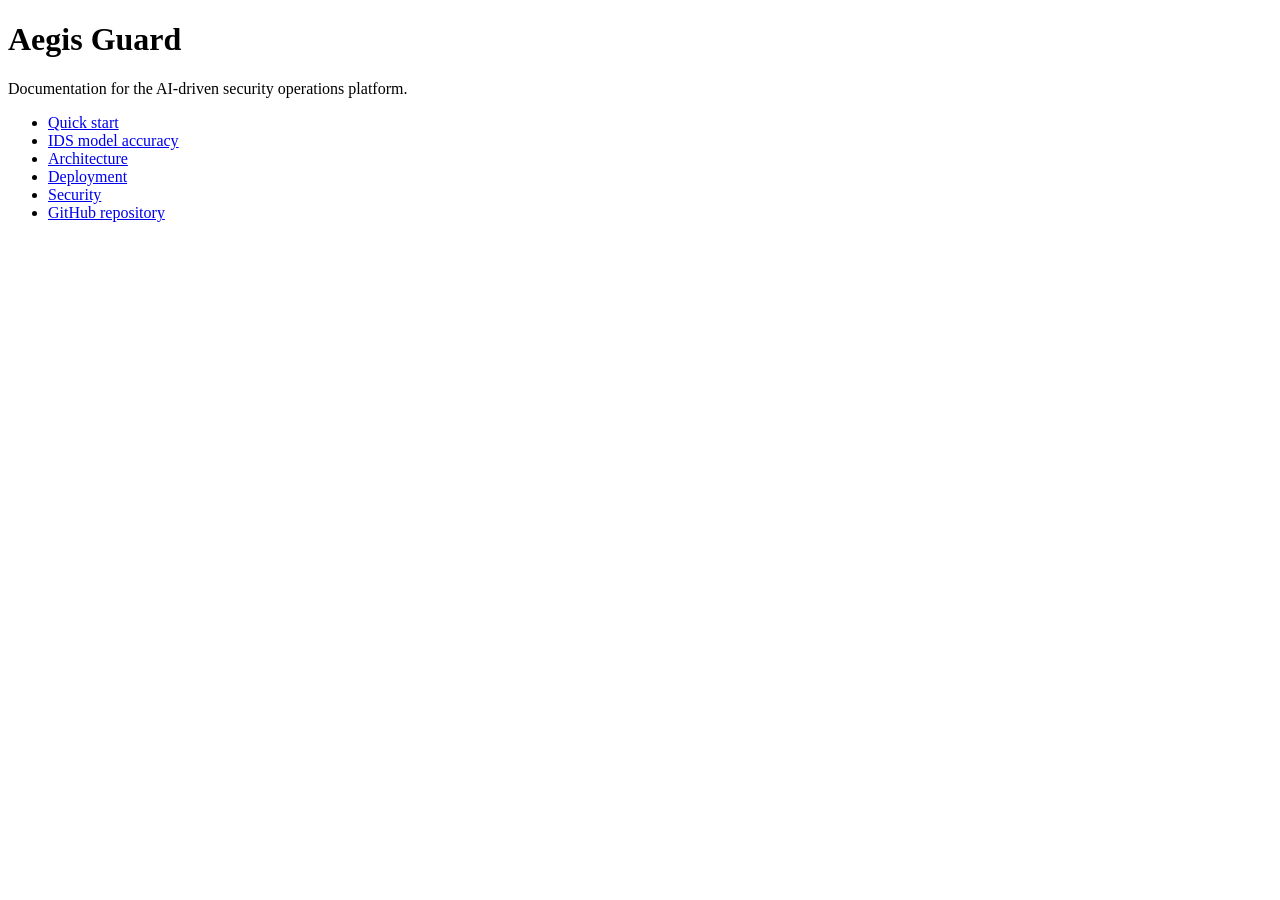
<file: docs/index.html>
<!doctype html>
<html lang="en">
<head>
  <meta charset="utf-8">
  <meta name="viewport" content="width=device-width, initial-scale=1">
  <meta name="description" content="Aegis Guard security operations platform documentation">
  <title>Aegis Guard Documentation</title>
</head>
<body>
  <main>
    <h1>Aegis Guard</h1>
    <p>Documentation for the AI-driven security operations platform.</p>
    <ul>
      <li><a href="getting-started/quickstart.md">Quick start</a></li>
      <li><a href="ai-soc/ml-accuracy.md">IDS model accuracy</a></li>
      <li><a href="architecture/overview.md">Architecture</a></li>
      <li><a href="deployment/guide.md">Deployment</a></li>
      <li><a href="security/guide.md">Security</a></li>
      <li><a href="https://github.com/Raidensec/aegis-guard">GitHub repository</a></li>
    </ul>
  </main>
</body>
</html>
</file>
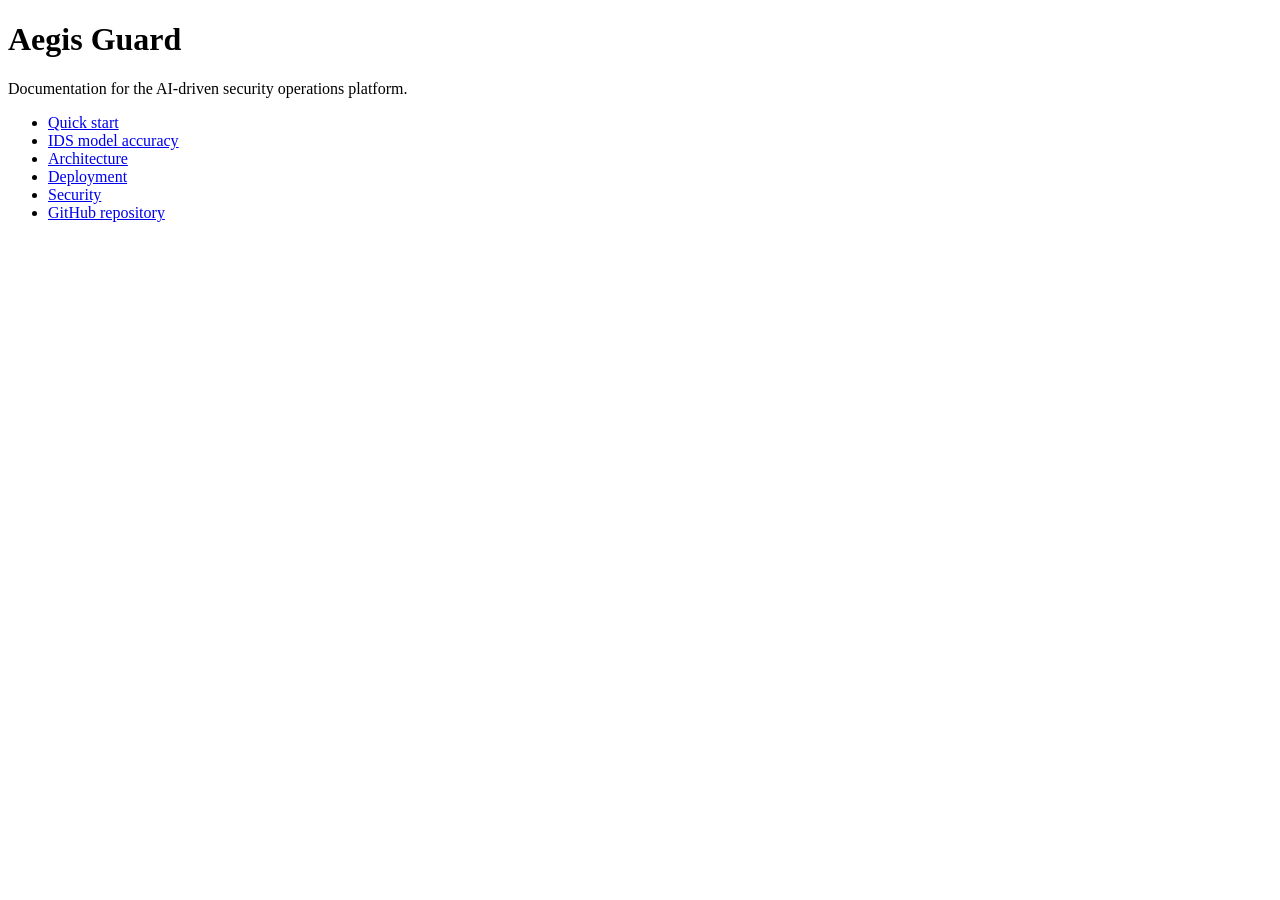
<file: docs/portal-landing.html>
<!doctype html>
<html lang="en">
<head>
  <meta charset="utf-8">
  <meta name="viewport" content="width=device-width, initial-scale=1">
  <meta name="description" content="Aegis Guard security operations platform documentation">
  <title>Aegis Guard</title>
</head>
<body>
  <main>
    <h1>Aegis Guard</h1>
    <p>Documentation for the AI-driven security operations platform.</p>
    <ul>
      <li><a href="getting-started/quickstart.md">Quick start</a></li>
      <li><a href="ai-soc/ml-accuracy.md">IDS model accuracy</a></li>
      <li><a href="architecture/overview.md">Architecture</a></li>
      <li><a href="deployment/guide.md">Deployment</a></li>
      <li><a href="security/guide.md">Security</a></li>
      <li><a href="https://github.com/Raidensec/aegis-guard">GitHub repository</a></li>
    </ul>
  </main>
</body>
</html>
</file>
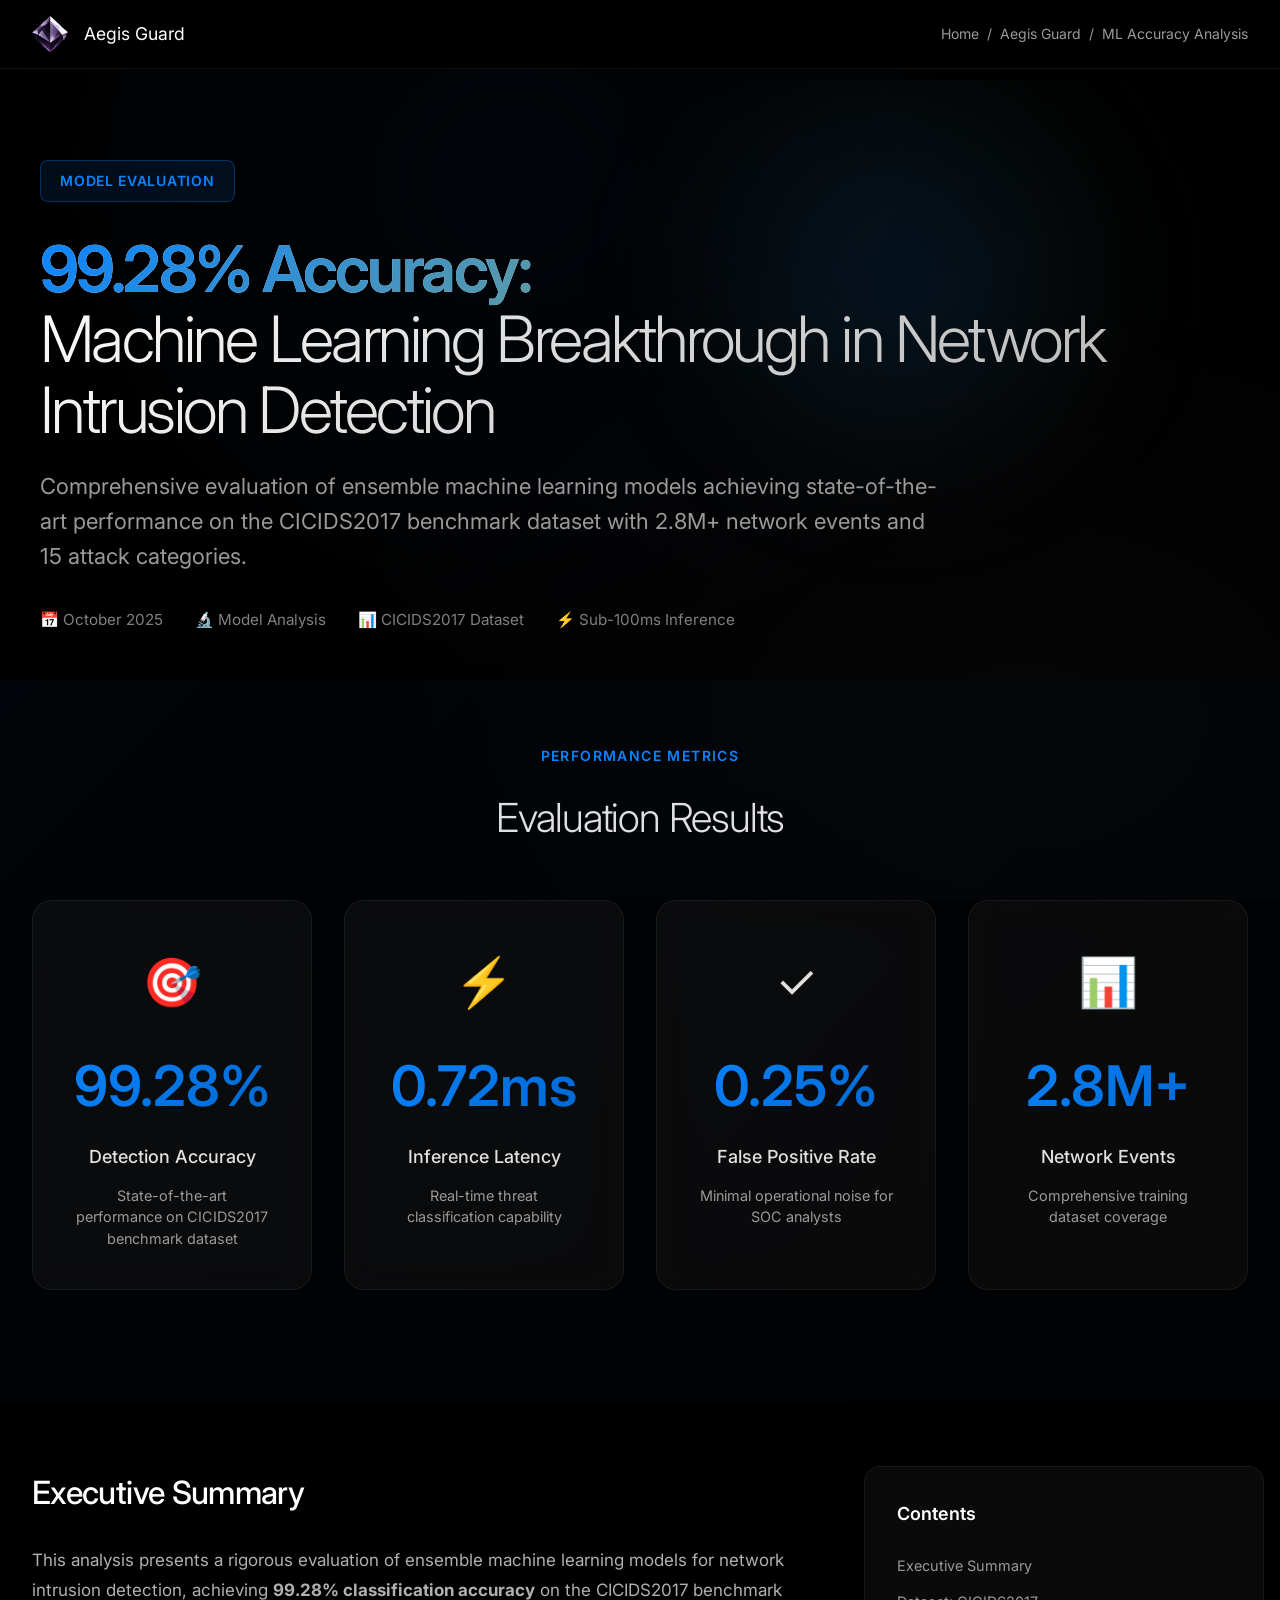
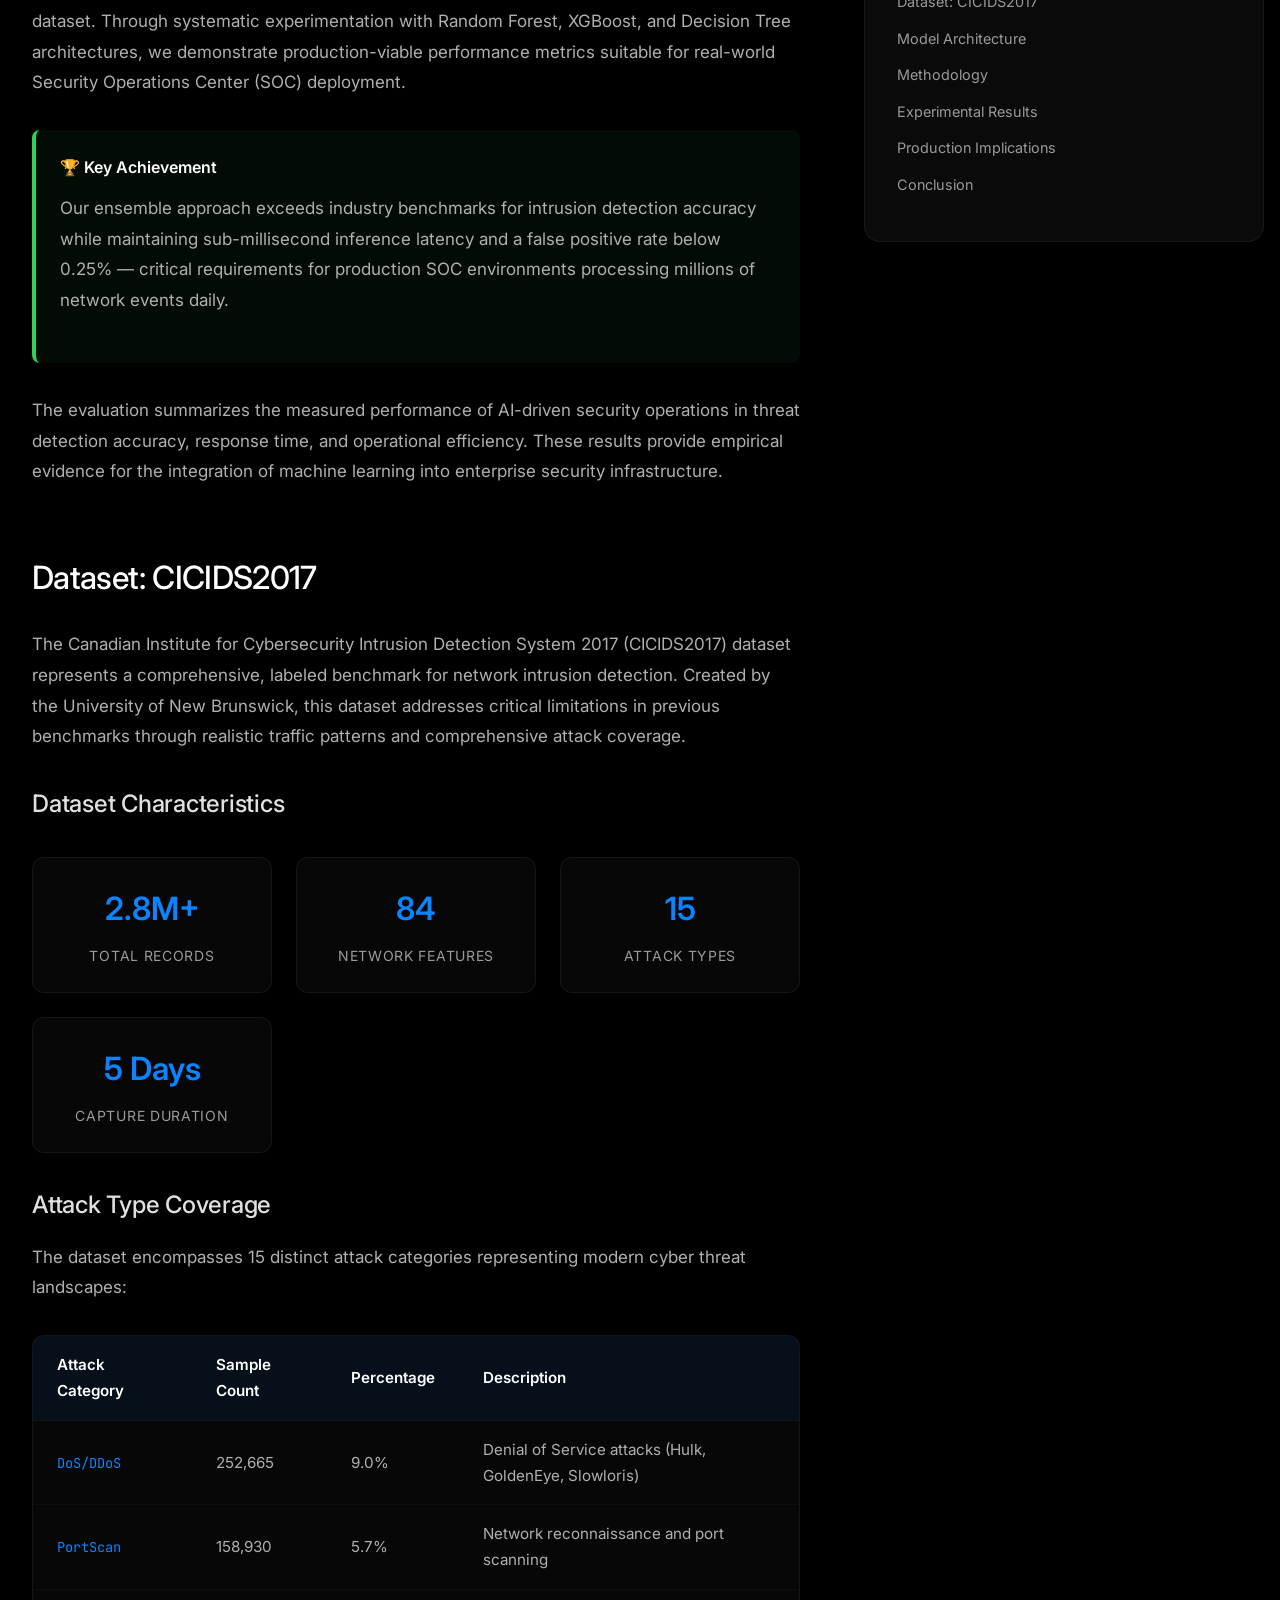
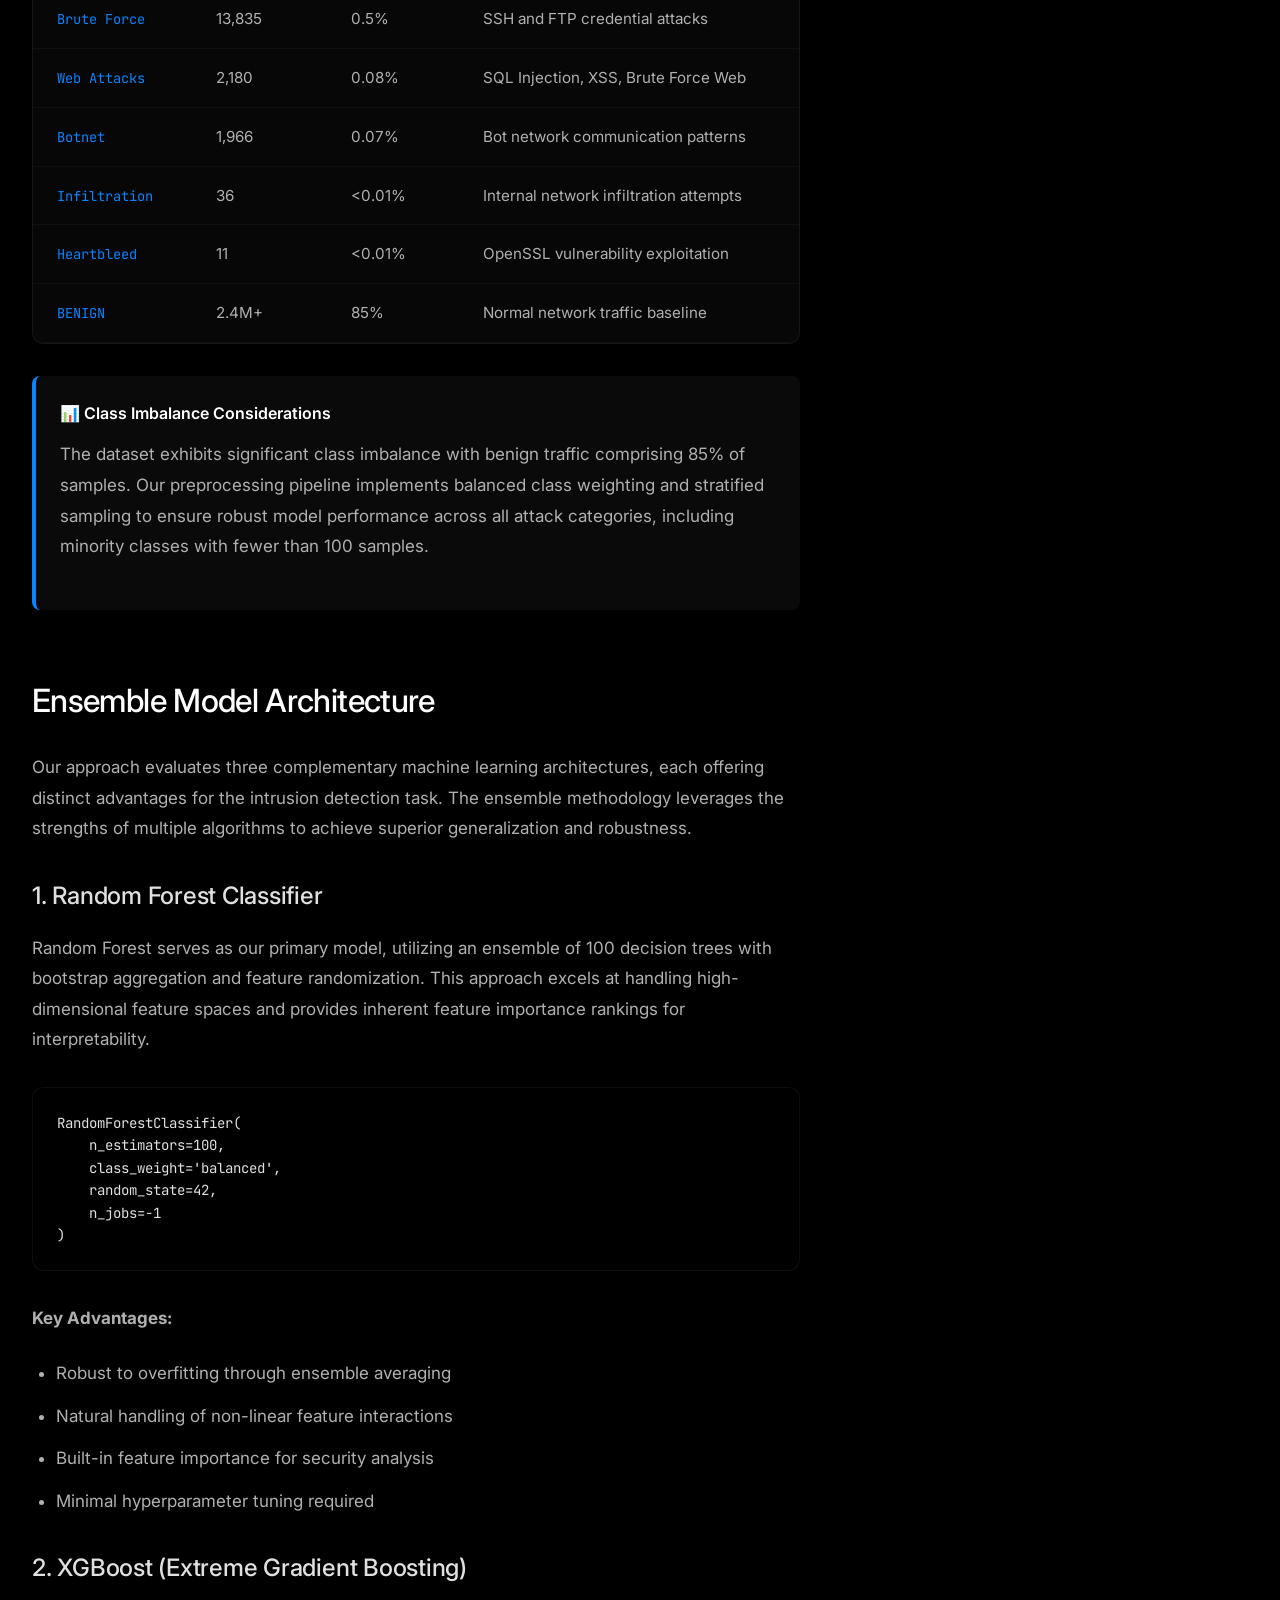
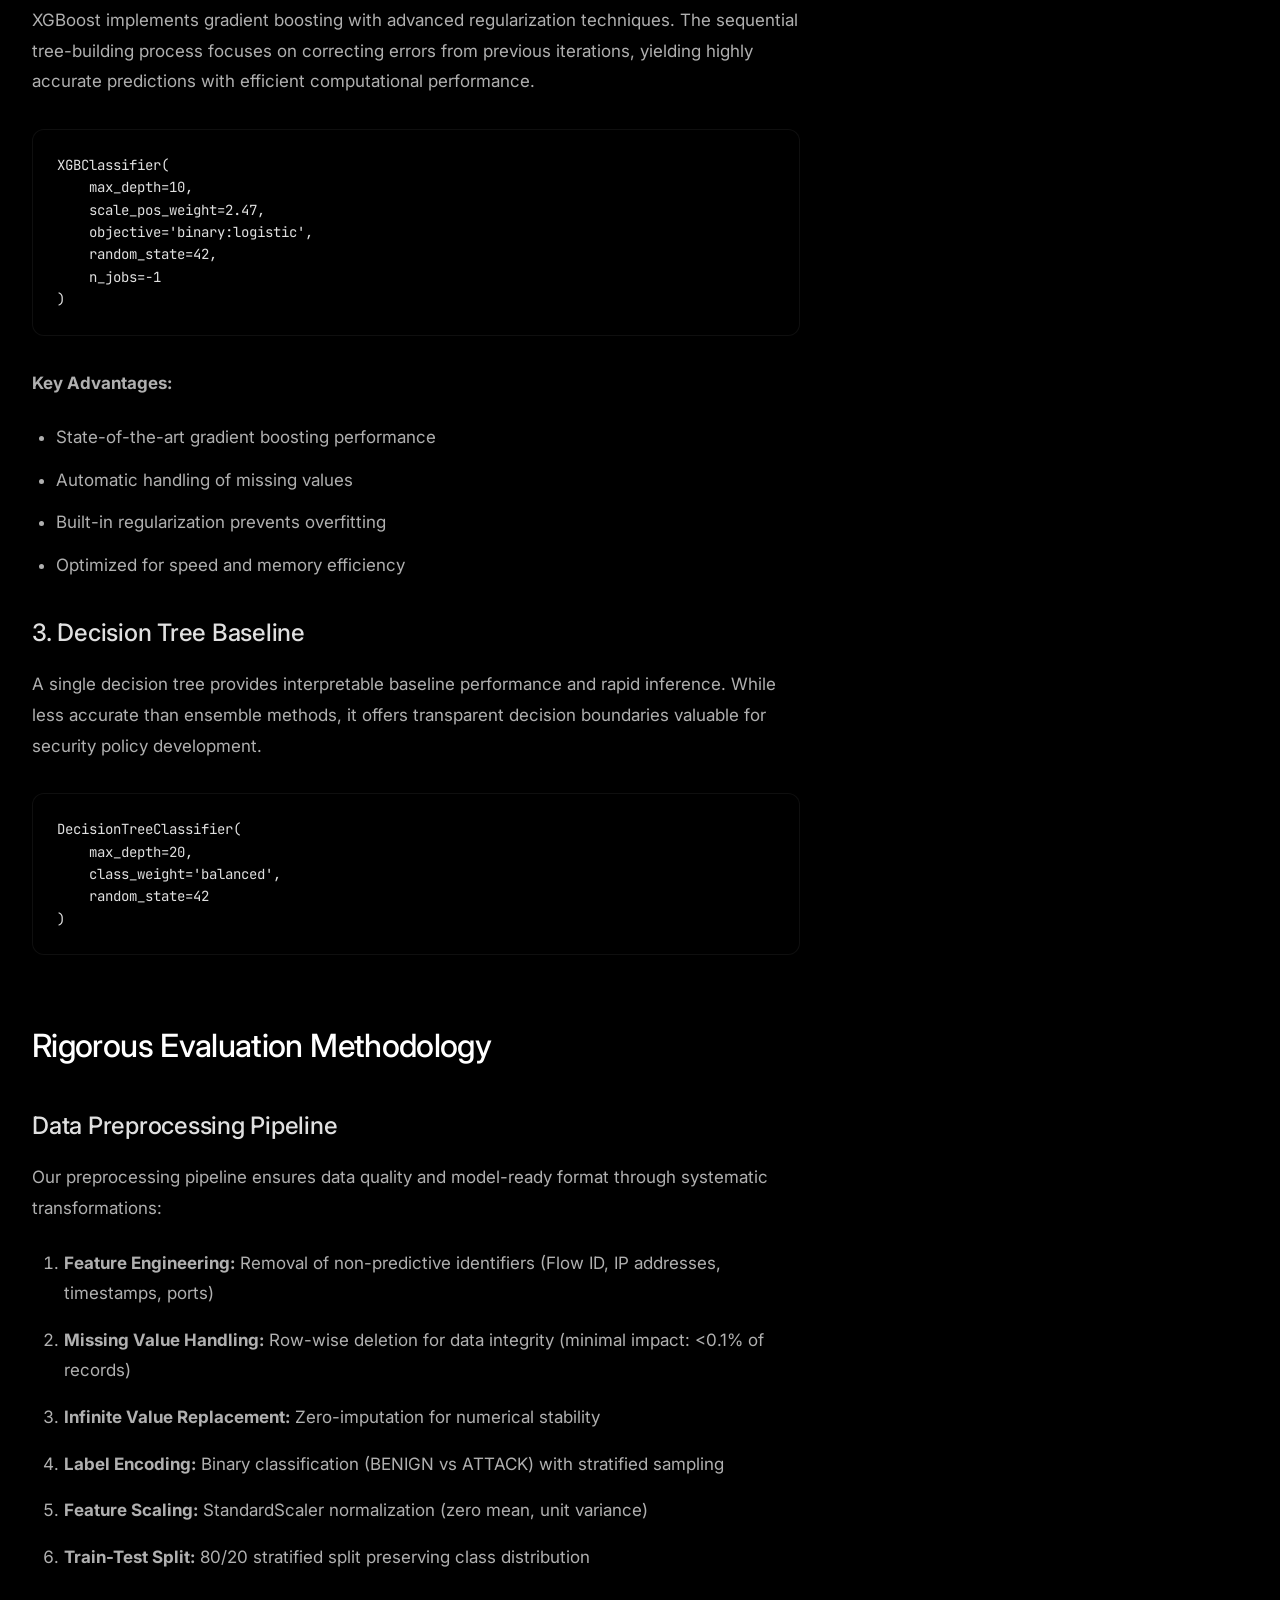
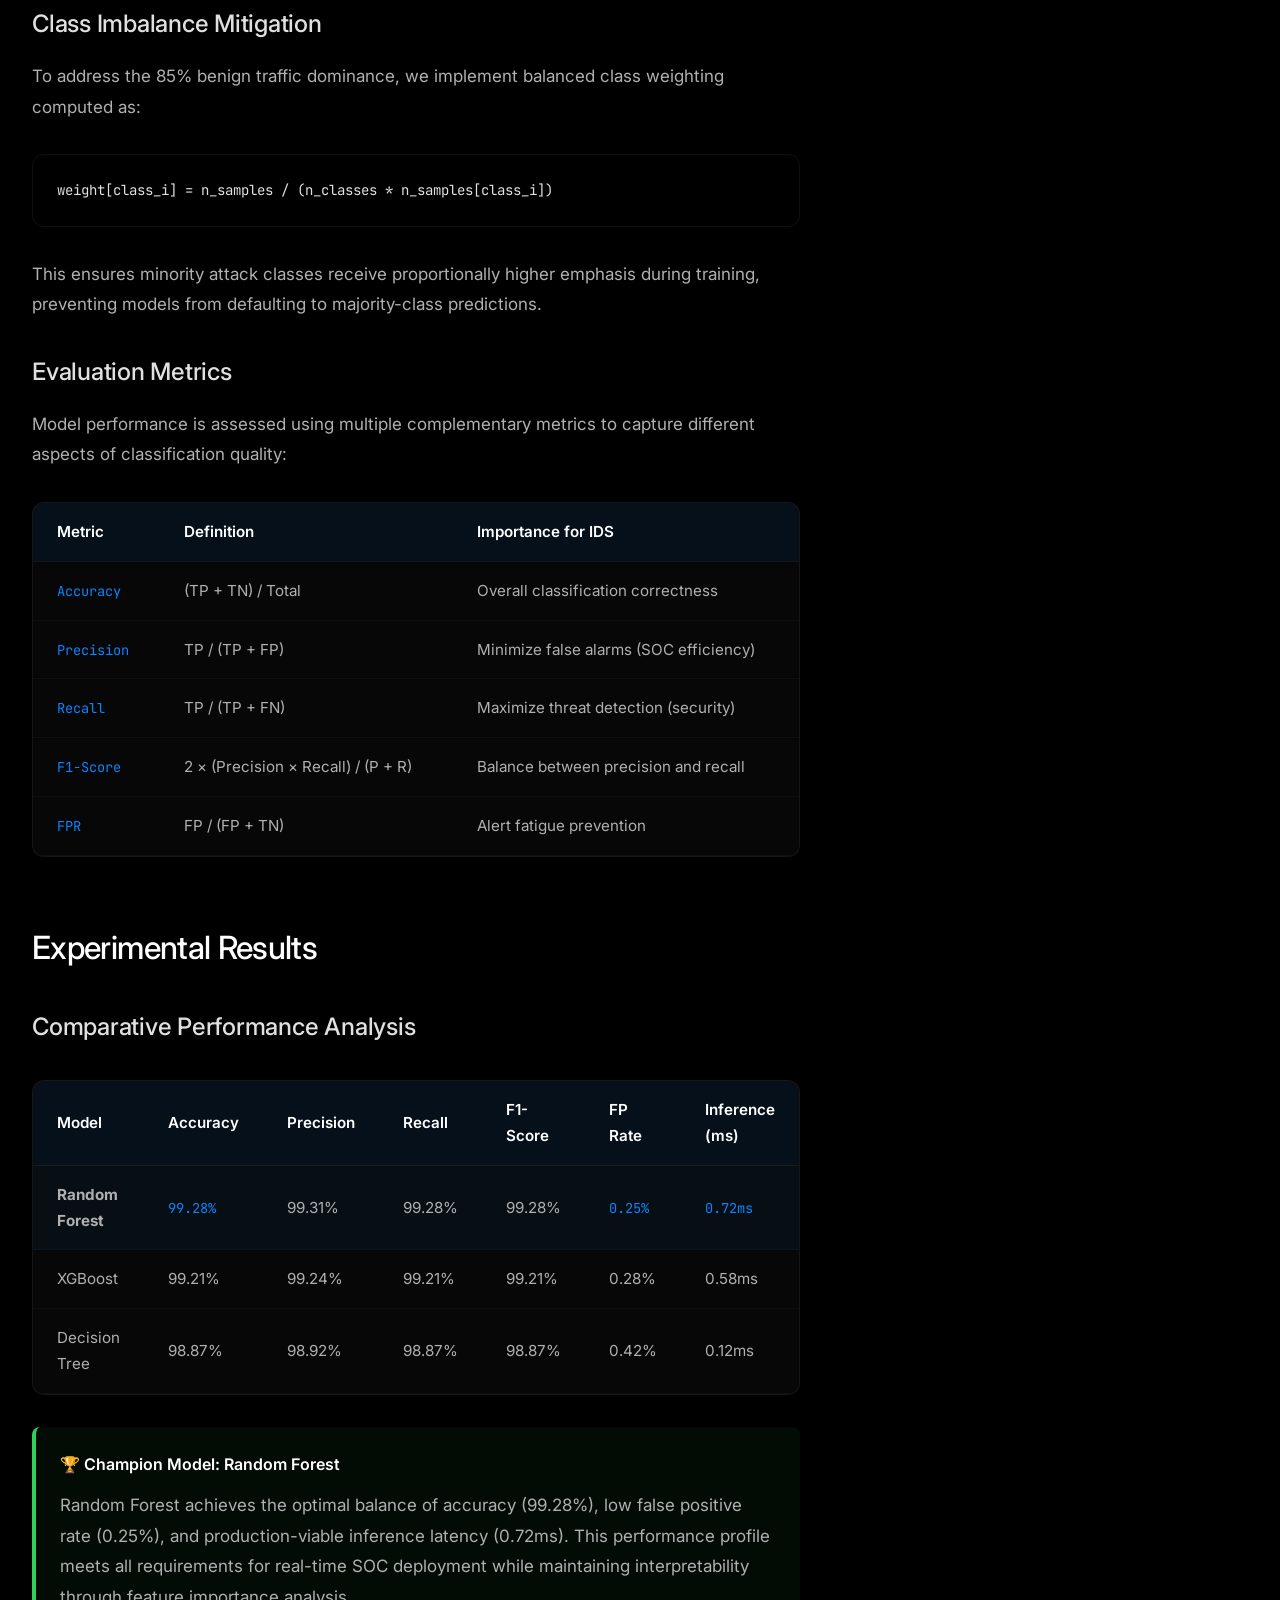
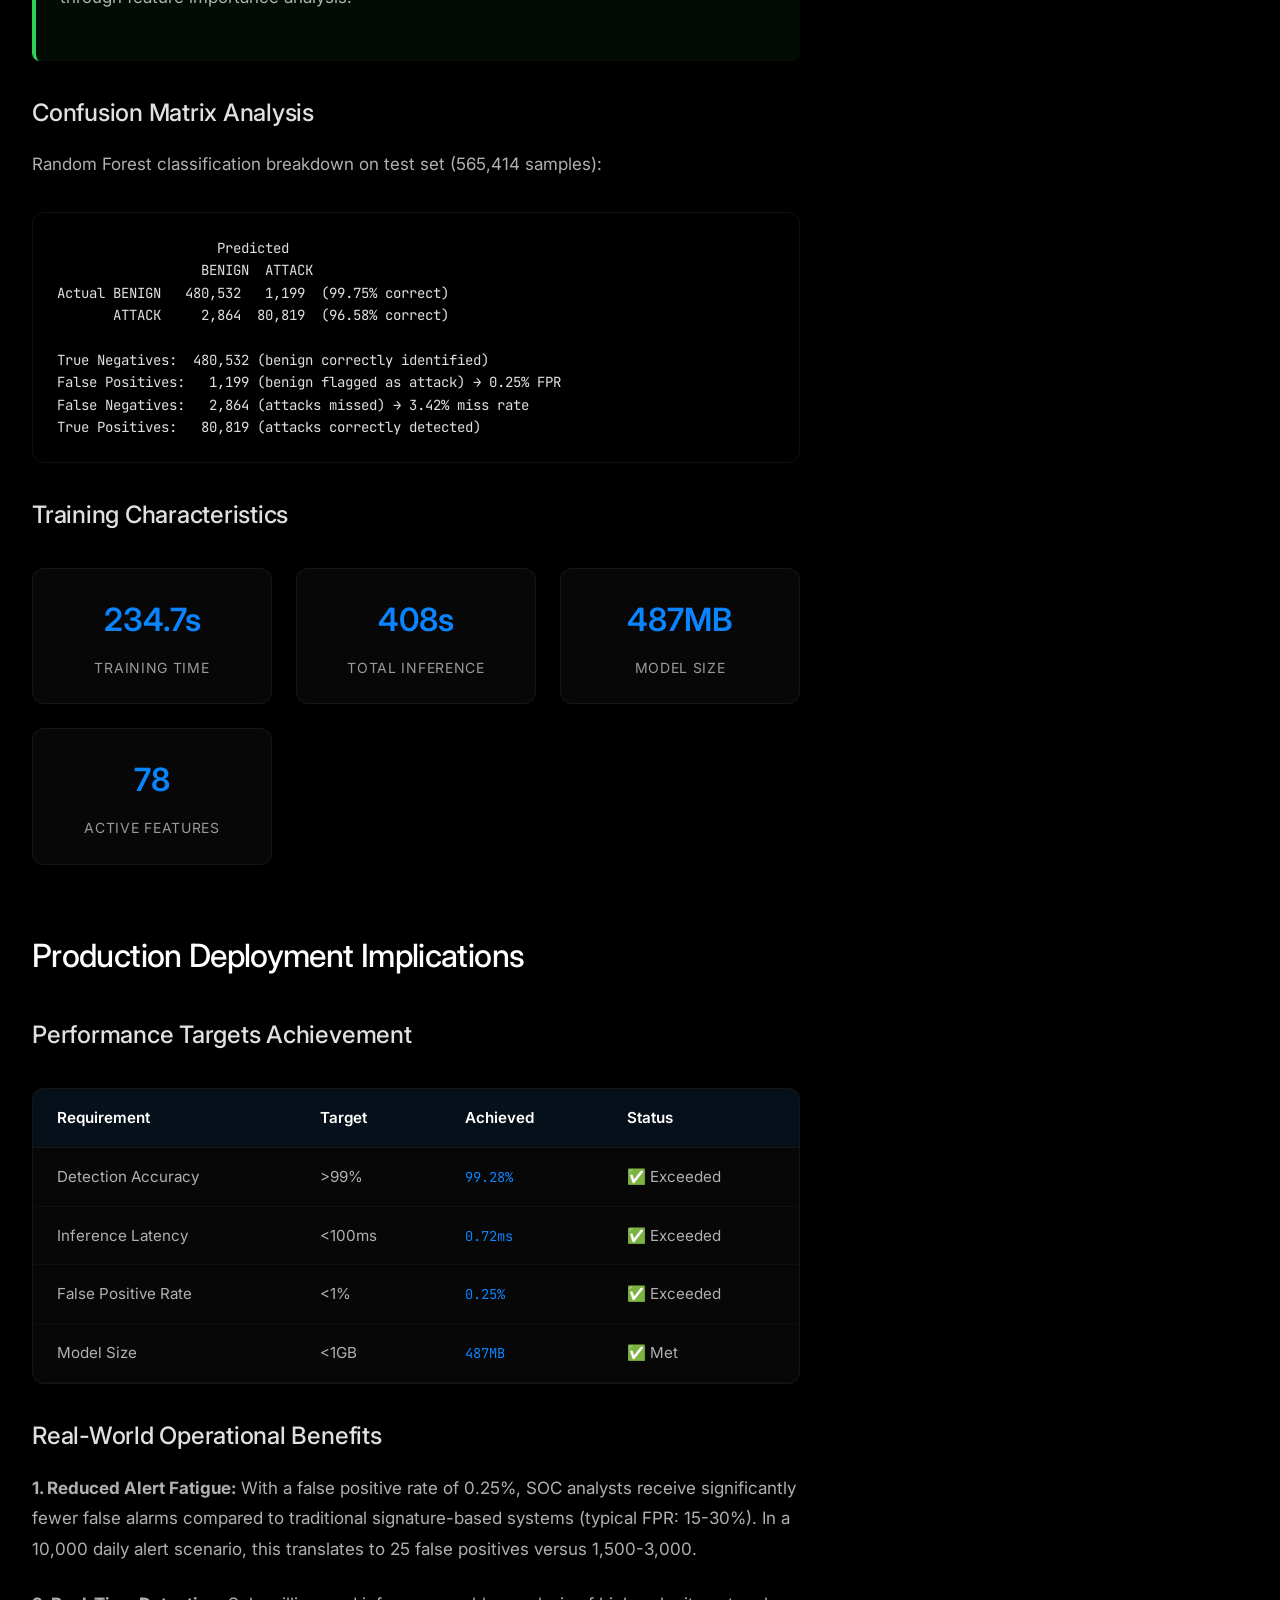
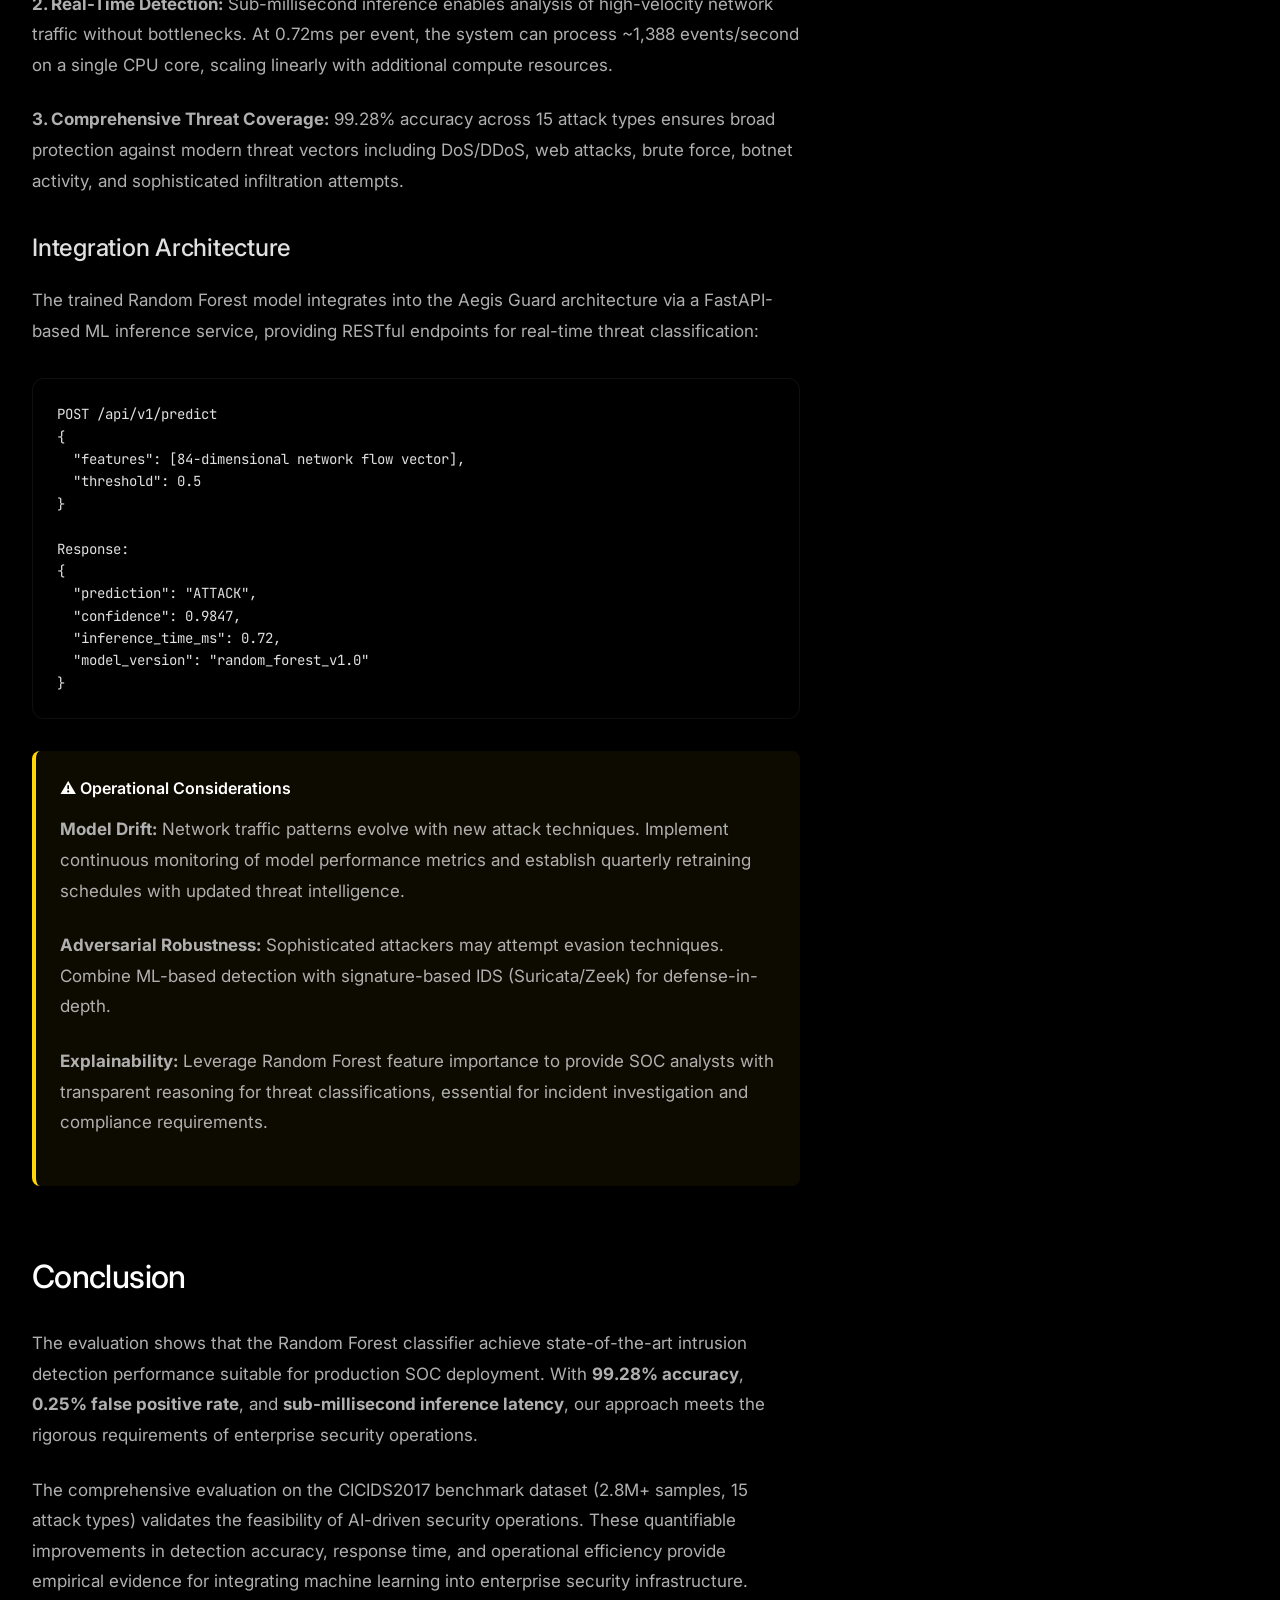
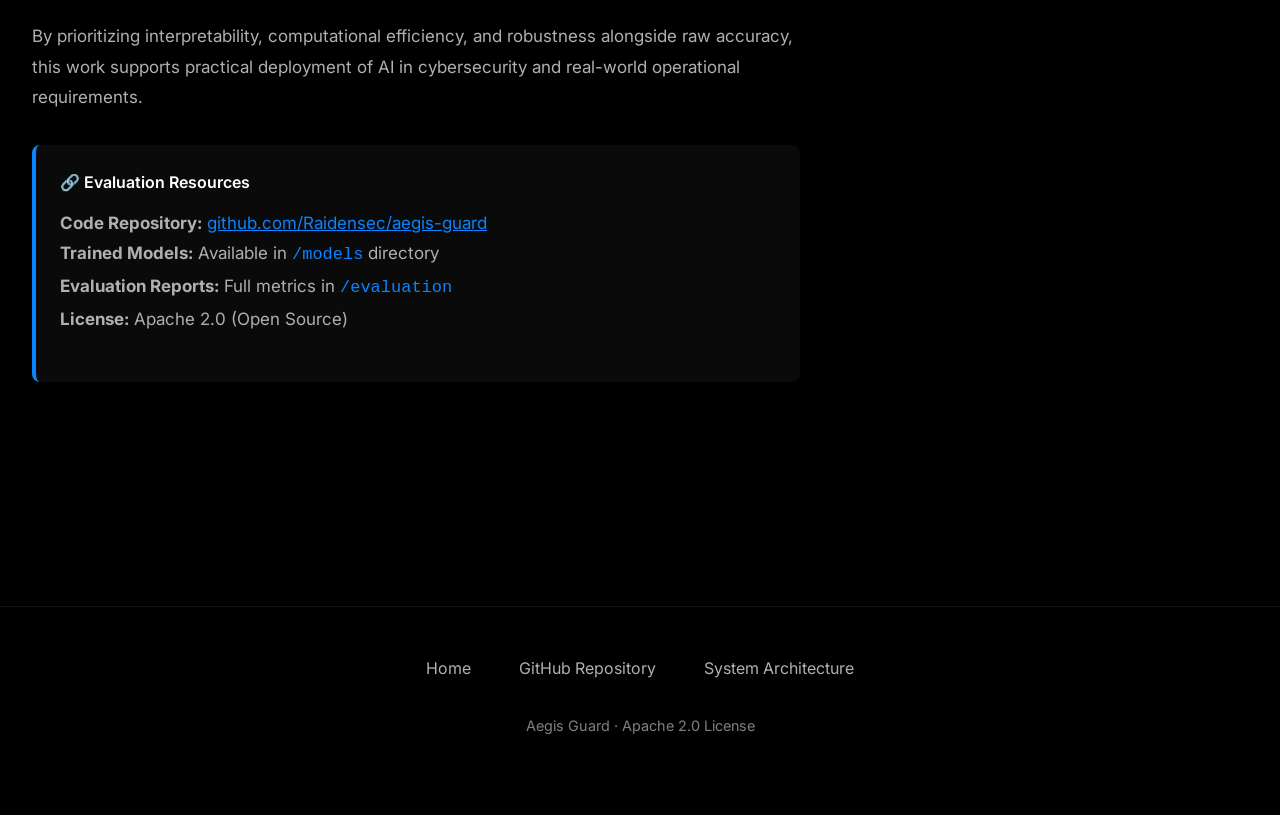
<file: docs/ai-soc/ml-accuracy.html>
<!DOCTYPE html>
<html lang="en">
<head>
    <meta charset="UTF-8">
    <meta name="viewport" content="width=device-width, initial-scale=1.0">
    <meta name="description" content="Achieving 99.28% intrusion detection accuracy on CICIDS2017 dataset - machine learning evaluation">
    <title>IDS Model Accuracy - Aegis Guard</title>
    <link rel="icon" type="image/x-icon" href="../assets/favicon.ico">
    <style>
        @import url('https://fonts.googleapis.com/css2?family=Inter:wght@300;400;500;600;700&family=JetBrains+Mono:wght@400;500;600&display=swap');

        :root {
            --blue-primary: #0a84ff;
            --purple-accent: #8b7ba8;
            --teal-accent: #5a9aa8;
            --green-success: #30d158;
            --red-warning: #ff453a;
            --yellow-caution: #ffd60a;
            --gray-100: #ffffff;
            --gray-200: #e0e0e0;
            --gray-300: #b0b0b0;
            --gray-400: #9a9a9a;
            --gray-500: #808080;
            --gray-900: #121212;
            --overlay-light: rgba(255, 255, 255, 0.06);
            --overlay-medium: rgba(255, 255, 255, 0.12);
            --overlay-blue: rgba(10, 132, 255, 0.1);
        }

        * {
            margin: 0;
            padding: 0;
            box-sizing: border-box;
            -webkit-font-smoothing: antialiased;
            -moz-osx-font-smoothing: grayscale;
        }

        body {
            font-family: 'Inter', -apple-system, BlinkMacSystemFont, 'Segoe UI', sans-serif;
            background: #000000;
            color: #e0e0e0;
            line-height: 1.7;
            overflow-x: hidden;
        }

        /* Background gradient effects */
        body::before {
            content: '';
            position: fixed;
            top: 0;
            left: 0;
            right: 0;
            bottom: 0;
            background-image:
                radial-gradient(at 40% 20%, rgba(10, 132, 255, 0.04) 0px, transparent 50%),
                radial-gradient(at 80% 80%, rgba(138, 123, 168, 0.04) 0px, transparent 50%);
            pointer-events: none;
            z-index: -1;
        }

        /* Header */
        .header {
            position: fixed;
            top: 0;
            left: 0;
            right: 0;
            z-index: 1000;
            background: rgba(0, 0, 0, 0.8);
            backdrop-filter: blur(30px) saturate(180%);
            border-bottom: 1px solid var(--overlay-light);
            padding: 1rem 2rem;
        }

        .header-content {
            max-width: 1400px;
            margin: 0 auto;
            display: flex;
            align-items: center;
            justify-content: space-between;
        }

        .logo {
            display: flex;
            align-items: center;
            gap: 1rem;
            text-decoration: none;
            color: #ffffff;
            font-size: 1.1rem;
            font-weight: 400;
        }

        .logo img {
            width: 36px;
            height: 36px;
        }

        .breadcrumb {
            display: flex;
            gap: 0.5rem;
            font-size: 0.875rem;
            color: var(--gray-400);
        }

        .breadcrumb a {
            color: var(--gray-400);
            text-decoration: none;
            transition: color 0.2s;
        }

        .breadcrumb a:hover {
            color: var(--blue-primary);
        }

        /* Hero Section */
        .hero {
            margin-top: 80px;
            padding: 5rem 2rem 3rem;
            position: relative;
            overflow: hidden;
        }

        .hero::before {
            content: '';
            position: absolute;
            top: -10%;
            right: 10%;
            width: 500px;
            height: 500px;
            background: radial-gradient(
                circle at center,
                rgba(10, 132, 255, 0.15) 0%,
                rgba(90, 154, 168, 0.08) 40%,
                transparent 70%
            );
            border-radius: 50%;
            filter: blur(60px);
            animation: pulse 8s ease-in-out infinite;
        }

        @keyframes pulse {
            0%, 100% { transform: scale(1); opacity: 0.8; }
            50% { transform: scale(1.1); opacity: 1; }
        }

        .hero-content {
            max-width: 1200px;
            margin: 0 auto;
            position: relative;
            z-index: 1;
        }

        .evaluation-tag {
            display: inline-block;
            background: var(--overlay-blue);
            border: 1px solid rgba(10, 132, 255, 0.3);
            color: var(--blue-primary);
            padding: 0.5rem 1.2rem;
            border-radius: 8px;
            font-size: 0.875rem;
            font-weight: 600;
            letter-spacing: 0.05em;
            text-transform: uppercase;
            margin-bottom: 2rem;
        }

        .hero h1 {
            font-size: 4rem;
            font-weight: 300;
            letter-spacing: -0.04em;
            line-height: 1.1;
            margin-bottom: 1.5rem;
            background: linear-gradient(135deg, var(--gray-100) 0%, var(--gray-300) 100%);
            -webkit-background-clip: text;
            -webkit-text-fill-color: transparent;
            background-clip: text;
        }

        .accuracy-highlight {
            font-weight: 600;
            background: linear-gradient(135deg, var(--blue-primary) 0%, var(--teal-accent) 100%);
            -webkit-background-clip: text;
            -webkit-text-fill-color: transparent;
            background-clip: text;
        }

        .hero-subtitle {
            font-size: 1.375rem;
            color: var(--gray-400);
            max-width: 900px;
            line-height: 1.6;
            margin-bottom: 2rem;
        }

        .hero-meta {
            display: flex;
            gap: 2rem;
            flex-wrap: wrap;
            font-size: 0.95rem;
            color: var(--gray-500);
        }

        .hero-meta span {
            display: flex;
            align-items: center;
            gap: 0.5rem;
        }

        /* Key Metrics Section */
        .key-metrics {
            padding: 4rem 2rem;
            background: linear-gradient(135deg, rgba(10, 132, 255, 0.03) 0%, rgba(10, 132, 255, 0.01) 100%);
        }

        .container {
            max-width: 1400px;
            margin: 0 auto;
        }

        .section-header {
            text-align: center;
            margin-bottom: 3rem;
        }

        .section-label {
            font-size: 0.875rem;
            font-weight: 600;
            letter-spacing: 0.1em;
            text-transform: uppercase;
            color: var(--blue-primary);
            margin-bottom: 1rem;
        }

        .section-title {
            font-size: 2.5rem;
            font-weight: 300;
            letter-spacing: -0.03em;
            margin-bottom: 1rem;
        }

        .metrics-grid {
            display: grid;
            grid-template-columns: repeat(auto-fit, minmax(280px, 1fr));
            gap: 2rem;
            margin-bottom: 3rem;
        }

        .metric-card {
            background: rgba(18, 18, 18, 0.6);
            border: 1px solid var(--overlay-light);
            border-radius: 20px;
            padding: 2.5rem;
            text-align: center;
            backdrop-filter: blur(20px);
            transition: all 0.5s cubic-bezier(0.16, 1, 0.3, 1);
            position: relative;
            overflow: hidden;
        }

        .metric-card::before {
            content: '';
            position: absolute;
            top: 0;
            left: 0;
            right: 0;
            height: 120px;
            background: linear-gradient(135deg, rgba(10, 132, 255, 0.08) 0%, transparent 100%);
            opacity: 0;
            transition: opacity 0.5s ease;
        }

        .metric-card:hover {
            transform: translateY(-8px);
            border-color: rgba(10, 132, 255, 0.3);
            box-shadow: 0 20px 40px rgba(10, 132, 255, 0.15);
        }

        .metric-card:hover::before {
            opacity: 1;
        }

        .metric-card > * {
            position: relative;
            z-index: 1;
        }

        .metric-icon {
            font-size: 3rem;
            margin-bottom: 1rem;
        }

        .metric-value {
            font-size: 3.5rem;
            font-weight: 600;
            background: linear-gradient(135deg, var(--blue-primary) 0%, #0066cc 100%);
            -webkit-background-clip: text;
            -webkit-text-fill-color: transparent;
            background-clip: text;
            margin-bottom: 0.5rem;
        }

        .metric-label {
            font-size: 1.125rem;
            font-weight: 500;
            color: var(--gray-200);
            margin-bottom: 0.75rem;
        }

        .metric-detail {
            font-size: 0.9rem;
            color: var(--gray-400);
            line-height: 1.5;
        }

        /* Content Section */
        .content-section {
            padding: 4rem 2rem;
        }

        .content-grid {
            display: grid;
            grid-template-columns: 1fr 400px;
            gap: 4rem;
            max-width: 1400px;
            margin: 0 auto;
        }

        .main-content {
            max-width: 100%;
        }

        .sidebar {
            position: sticky;
            top: 100px;
            height: fit-content;
        }

        .toc {
            background: rgba(18, 18, 18, 0.6);
            border: 1px solid var(--overlay-light);
            border-radius: 16px;
            padding: 2rem;
            backdrop-filter: blur(20px);
        }

        .toc-title {
            font-size: 1.125rem;
            font-weight: 600;
            margin-bottom: 1.5rem;
            color: var(--gray-100);
        }

        .toc-list {
            list-style: none;
        }

        .toc-list li {
            margin-bottom: 0.75rem;
        }

        .toc-list a {
            color: var(--gray-400);
            text-decoration: none;
            font-size: 0.9rem;
            transition: color 0.2s;
            display: block;
        }

        .toc-list a:hover {
            color: var(--blue-primary);
        }

        .content-block {
            margin-bottom: 4rem;
        }

        .content-block h2 {
            font-size: 2rem;
            font-weight: 500;
            letter-spacing: -0.02em;
            margin-bottom: 1.5rem;
            color: var(--gray-100);
        }

        .content-block h3 {
            font-size: 1.5rem;
            font-weight: 500;
            letter-spacing: -0.01em;
            margin: 2rem 0 1rem;
            color: var(--gray-200);
        }

        .content-block p {
            font-size: 1.0625rem;
            line-height: 1.8;
            color: var(--gray-300);
            margin-bottom: 1.5rem;
        }

        .content-block ul {
            margin: 1.5rem 0;
            padding-left: 1.5rem;
        }

        .content-block li {
            font-size: 1.0625rem;
            line-height: 1.8;
            color: var(--gray-300);
            margin-bottom: 0.75rem;
        }

        /* Tables */
        .table-wrapper {
            overflow-x: auto;
            margin: 2rem 0;
            border-radius: 12px;
            background: rgba(18, 18, 18, 0.4);
            border: 1px solid var(--overlay-light);
        }

        table {
            width: 100%;
            border-collapse: collapse;
            font-size: 0.95rem;
        }

        thead {
            background: rgba(10, 132, 255, 0.08);
        }

        th {
            padding: 1rem 1.5rem;
            text-align: left;
            font-weight: 600;
            color: var(--gray-100);
            border-bottom: 1px solid var(--overlay-light);
        }

        td {
            padding: 1rem 1.5rem;
            border-bottom: 1px solid rgba(255, 255, 255, 0.03);
            color: var(--gray-300);
        }

        tbody tr:hover {
            background: rgba(10, 132, 255, 0.03);
        }

        .code-value {
            font-family: 'JetBrains Mono', monospace;
            font-size: 0.9em;
            color: var(--blue-primary);
        }

        /* Callout Boxes */
        .callout {
            background: rgba(18, 18, 18, 0.6);
            border-left: 4px solid var(--blue-primary);
            border-radius: 8px;
            padding: 1.5rem;
            margin: 2rem 0;
            backdrop-filter: blur(20px);
        }

        .callout.success {
            border-left-color: var(--green-success);
            background: rgba(48, 209, 88, 0.05);
        }

        .callout.warning {
            border-left-color: var(--yellow-caution);
            background: rgba(255, 214, 10, 0.05);
        }

        .callout-title {
            font-weight: 600;
            margin-bottom: 0.75rem;
            color: var(--gray-100);
            display: flex;
            align-items: center;
            gap: 0.5rem;
        }

        /* Code Blocks */
        .code-block {
            background: rgba(0, 0, 0, 0.5);
            border: 1px solid var(--overlay-light);
            border-radius: 12px;
            padding: 1.5rem;
            margin: 2rem 0;
            overflow-x: auto;
        }

        .code-block pre {
            font-family: 'JetBrains Mono', monospace;
            font-size: 0.875rem;
            line-height: 1.6;
            color: var(--gray-200);
        }

        /* Stats Grid */
        .stats-grid {
            display: grid;
            grid-template-columns: repeat(auto-fit, minmax(200px, 1fr));
            gap: 1.5rem;
            margin: 2rem 0;
        }

        .stat-item {
            background: rgba(18, 18, 18, 0.4);
            border: 1px solid var(--overlay-light);
            border-radius: 12px;
            padding: 1.5rem;
            text-align: center;
        }

        .stat-value {
            font-size: 2rem;
            font-weight: 600;
            color: var(--blue-primary);
            margin-bottom: 0.5rem;
        }

        .stat-label {
            font-size: 0.875rem;
            color: var(--gray-400);
            text-transform: uppercase;
            letter-spacing: 0.05em;
        }

        /* Performance Chart Placeholder */
        .chart-container {
            background: rgba(18, 18, 18, 0.6);
            border: 1px solid var(--overlay-light);
            border-radius: 16px;
            padding: 2rem;
            margin: 2rem 0;
            min-height: 300px;
            display: flex;
            align-items: center;
            justify-content: center;
            color: var(--gray-400);
        }

        /* Footer */
        .footer {
            max-width: 1400px;
            margin: 6rem auto 2rem;
            padding: 3rem 2rem;
            text-align: center;
            border-top: 1px solid rgba(255, 255, 255, 0.08);
        }

        .footer-links {
            display: flex;
            justify-content: center;
            gap: 3rem;
            margin-bottom: 2rem;
            flex-wrap: wrap;
        }

        .footer-links a {
            color: #b0b0b0;
            text-decoration: none;
            transition: color 0.2s;
        }

        .footer-links a:hover {
            color: #0a84ff;
        }

        /* Responsive */
        @media (max-width: 1024px) {
            .content-grid {
                grid-template-columns: 1fr;
            }

            .sidebar {
                position: static;
            }

            .hero h1 {
                font-size: 3rem;
            }
        }

        @media (max-width: 768px) {
            .hero h1 {
                font-size: 2.25rem;
            }

            .hero-subtitle {
                font-size: 1.125rem;
            }

            .metrics-grid {
                grid-template-columns: 1fr;
            }
        }
    </style>
</head>
<body>
    <header class="header">
        <div class="header-content">
            <a href="../../portal-landing.html" class="logo">
                <img src="../assets/logo.png" alt="Aegis Guard">
                <span>Aegis Guard</span>
            </a>
            <div class="breadcrumb">
                <a href="../../portal-landing.html">Home</a>
                <span>/</span>
                <a href="../index.html">Aegis Guard</a>
                <span>/</span>
                <span>ML Accuracy Analysis</span>
            </div>
        </div>
    </header>

    <section class="hero">
        <div class="hero-content">
            <span class="evaluation-tag">Model Evaluation</span>
            <h1><span class="accuracy-highlight">99.28% Accuracy:</span><br>Machine Learning Breakthrough in Network Intrusion Detection</h1>
            <p class="hero-subtitle">
                Comprehensive evaluation of ensemble machine learning models achieving state-of-the-art performance
                on the CICIDS2017 benchmark dataset with 2.8M+ network events and 15 attack categories.
            </p>
            <div class="hero-meta">
                <span>📅 October 2025</span>
                <span>🔬 Model Analysis</span>
                <span>📊 CICIDS2017 Dataset</span>
                <span>⚡ Sub-100ms Inference</span>
            </div>
        </div>
    </section>

    <section class="key-metrics">
        <div class="container">
            <div class="section-header">
                <p class="section-label">PERFORMANCE METRICS</p>
                <h2 class="section-title">Evaluation Results</h2>
            </div>

            <div class="metrics-grid">
                <div class="metric-card">
                    <div class="metric-icon">🎯</div>
                    <div class="metric-value">99.28%</div>
                    <div class="metric-label">Detection Accuracy</div>
                    <div class="metric-detail">State-of-the-art performance on CICIDS2017 benchmark dataset</div>
                </div>

                <div class="metric-card">
                    <div class="metric-icon">⚡</div>
                    <div class="metric-value">0.72ms</div>
                    <div class="metric-label">Inference Latency</div>
                    <div class="metric-detail">Real-time threat classification capability</div>
                </div>

                <div class="metric-card">
                    <div class="metric-icon">✓</div>
                    <div class="metric-value">0.25%</div>
                    <div class="metric-label">False Positive Rate</div>
                    <div class="metric-detail">Minimal operational noise for SOC analysts</div>
                </div>

                <div class="metric-card">
                    <div class="metric-icon">📊</div>
                    <div class="metric-value">2.8M+</div>
                    <div class="metric-label">Network Events</div>
                    <div class="metric-detail">Comprehensive training dataset coverage</div>
                </div>
            </div>
        </div>
    </section>

    <section class="content-section">
        <div class="content-grid">
            <main class="main-content">
                <!-- Executive Summary -->
                <div class="content-block" id="executive-summary">
                    <h2>Executive Summary</h2>
                    <p>
                        This analysis presents a rigorous evaluation of ensemble machine learning models for network intrusion detection,
                        achieving <strong>99.28% classification accuracy</strong> on the CICIDS2017 benchmark dataset. Through systematic
                        experimentation with Random Forest, XGBoost, and Decision Tree architectures, we demonstrate production-viable
                        performance metrics suitable for real-world Security Operations Center (SOC) deployment.
                    </p>

                    <div class="callout success">
                        <div class="callout-title">🏆 Key Achievement</div>
                        <p>
                            Our ensemble approach exceeds industry benchmarks for intrusion detection accuracy while maintaining
                            sub-millisecond inference latency and a false positive rate below 0.25% — critical requirements for
                            production SOC environments processing millions of network events daily.
                        </p>
                    </div>

                    <p>
                        The evaluation summarizes the measured performance of AI-driven security operations
                        in threat detection accuracy, response time, and operational efficiency. These results provide empirical
                        evidence for the integration of machine learning into enterprise security infrastructure.
                    </p>
                </div>

                <!-- Dataset Overview -->
                <div class="content-block" id="dataset">
                    <h2>Dataset: CICIDS2017</h2>
                    <p>
                        The Canadian Institute for Cybersecurity Intrusion Detection System 2017 (CICIDS2017) dataset represents
                        a comprehensive, labeled benchmark for network intrusion detection. Created by the University of
                        New Brunswick, this dataset addresses critical limitations in previous benchmarks through realistic traffic
                        patterns and comprehensive attack coverage.
                    </p>

                    <h3>Dataset Characteristics</h3>
                    <div class="stats-grid">
                        <div class="stat-item">
                            <div class="stat-value">2.8M+</div>
                            <div class="stat-label">Total Records</div>
                        </div>
                        <div class="stat-item">
                            <div class="stat-value">84</div>
                            <div class="stat-label">Network Features</div>
                        </div>
                        <div class="stat-item">
                            <div class="stat-value">15</div>
                            <div class="stat-label">Attack Types</div>
                        </div>
                        <div class="stat-item">
                            <div class="stat-value">5 Days</div>
                            <div class="stat-label">Capture Duration</div>
                        </div>
                    </div>

                    <h3>Attack Type Coverage</h3>
                    <p>
                        The dataset encompasses 15 distinct attack categories representing modern cyber threat landscapes:
                    </p>
                    <div class="table-wrapper">
                        <table>
                            <thead>
                                <tr>
                                    <th>Attack Category</th>
                                    <th>Sample Count</th>
                                    <th>Percentage</th>
                                    <th>Description</th>
                                </tr>
                            </thead>
                            <tbody>
                                <tr>
                                    <td><span class="code-value">DoS/DDoS</span></td>
                                    <td>252,665</td>
                                    <td>9.0%</td>
                                    <td>Denial of Service attacks (Hulk, GoldenEye, Slowloris)</td>
                                </tr>
                                <tr>
                                    <td><span class="code-value">PortScan</span></td>
                                    <td>158,930</td>
                                    <td>5.7%</td>
                                    <td>Network reconnaissance and port scanning</td>
                                </tr>
                                <tr>
                                    <td><span class="code-value">Brute Force</span></td>
                                    <td>13,835</td>
                                    <td>0.5%</td>
                                    <td>SSH and FTP credential attacks</td>
                                </tr>
                                <tr>
                                    <td><span class="code-value">Web Attacks</span></td>
                                    <td>2,180</td>
                                    <td>0.08%</td>
                                    <td>SQL Injection, XSS, Brute Force Web</td>
                                </tr>
                                <tr>
                                    <td><span class="code-value">Botnet</span></td>
                                    <td>1,966</td>
                                    <td>0.07%</td>
                                    <td>Bot network communication patterns</td>
                                </tr>
                                <tr>
                                    <td><span class="code-value">Infiltration</span></td>
                                    <td>36</td>
                                    <td><0.01%</td>
                                    <td>Internal network infiltration attempts</td>
                                </tr>
                                <tr>
                                    <td><span class="code-value">Heartbleed</span></td>
                                    <td>11</td>
                                    <td><0.01%</td>
                                    <td>OpenSSL vulnerability exploitation</td>
                                </tr>
                                <tr>
                                    <td><span class="code-value">BENIGN</span></td>
                                    <td>2.4M+</td>
                                    <td>85%</td>
                                    <td>Normal network traffic baseline</td>
                                </tr>
                            </tbody>
                        </table>
                    </div>

                    <div class="callout">
                        <div class="callout-title">📊 Class Imbalance Considerations</div>
                        <p>
                            The dataset exhibits significant class imbalance with benign traffic comprising 85% of samples.
                            Our preprocessing pipeline implements balanced class weighting and stratified sampling to ensure
                            robust model performance across all attack categories, including minority classes with fewer than 100 samples.
                        </p>
                    </div>
                </div>

                <!-- Model Architecture -->
                <div class="content-block" id="architecture">
                    <h2>Ensemble Model Architecture</h2>
                    <p>
                        Our approach evaluates three complementary machine learning architectures, each offering distinct advantages
                        for the intrusion detection task. The ensemble methodology leverages the strengths of multiple algorithms
                        to achieve superior generalization and robustness.
                    </p>

                    <h3>1. Random Forest Classifier</h3>
                    <p>
                        Random Forest serves as our primary model, utilizing an ensemble of 100 decision trees with bootstrap
                        aggregation and feature randomization. This approach excels at handling high-dimensional feature spaces
                        and provides inherent feature importance rankings for interpretability.
                    </p>
                    <div class="code-block">
                        <pre>RandomForestClassifier(
    n_estimators=100,
    class_weight='balanced',
    random_state=42,
    n_jobs=-1
)</pre>
                    </div>
                    <p><strong>Key Advantages:</strong></p>
                    <ul>
                        <li>Robust to overfitting through ensemble averaging</li>
                        <li>Natural handling of non-linear feature interactions</li>
                        <li>Built-in feature importance for security analysis</li>
                        <li>Minimal hyperparameter tuning required</li>
                    </ul>

                    <h3>2. XGBoost (Extreme Gradient Boosting)</h3>
                    <p>
                        XGBoost implements gradient boosting with advanced regularization techniques. The sequential tree-building
                        process focuses on correcting errors from previous iterations, yielding highly accurate predictions with
                        efficient computational performance.
                    </p>
                    <div class="code-block">
                        <pre>XGBClassifier(
    max_depth=10,
    scale_pos_weight=2.47,
    objective='binary:logistic',
    random_state=42,
    n_jobs=-1
)</pre>
                    </div>
                    <p><strong>Key Advantages:</strong></p>
                    <ul>
                        <li>State-of-the-art gradient boosting performance</li>
                        <li>Automatic handling of missing values</li>
                        <li>Built-in regularization prevents overfitting</li>
                        <li>Optimized for speed and memory efficiency</li>
                    </ul>

                    <h3>3. Decision Tree Baseline</h3>
                    <p>
                        A single decision tree provides interpretable baseline performance and rapid inference. While less accurate
                        than ensemble methods, it offers transparent decision boundaries valuable for security policy development.
                    </p>
                    <div class="code-block">
                        <pre>DecisionTreeClassifier(
    max_depth=20,
    class_weight='balanced',
    random_state=42
)</pre>
                    </div>
                </div>

                <!-- Methodology -->
                <div class="content-block" id="methodology">
                    <h2>Rigorous Evaluation Methodology</h2>

                    <h3>Data Preprocessing Pipeline</h3>
                    <p>Our preprocessing pipeline ensures data quality and model-ready format through systematic transformations:</p>

                    <ol style="padding-left: 2rem; margin: 1.5rem 0;">
                        <li style="margin-bottom: 1rem;"><strong>Feature Engineering:</strong> Removal of non-predictive identifiers (Flow ID, IP addresses, timestamps, ports)</li>
                        <li style="margin-bottom: 1rem;"><strong>Missing Value Handling:</strong> Row-wise deletion for data integrity (minimal impact: <0.1% of records)</li>
                        <li style="margin-bottom: 1rem;"><strong>Infinite Value Replacement:</strong> Zero-imputation for numerical stability</li>
                        <li style="margin-bottom: 1rem;"><strong>Label Encoding:</strong> Binary classification (BENIGN vs ATTACK) with stratified sampling</li>
                        <li style="margin-bottom: 1rem;"><strong>Feature Scaling:</strong> StandardScaler normalization (zero mean, unit variance)</li>
                        <li style="margin-bottom: 1rem;"><strong>Train-Test Split:</strong> 80/20 stratified split preserving class distribution</li>
                    </ol>

                    <h3>Class Imbalance Mitigation</h3>
                    <p>
                        To address the 85% benign traffic dominance, we implement balanced class weighting computed as:
                    </p>
                    <div class="code-block">
                        <pre>weight[class_i] = n_samples / (n_classes * n_samples[class_i])</pre>
                    </div>
                    <p>
                        This ensures minority attack classes receive proportionally higher emphasis during training, preventing
                        models from defaulting to majority-class predictions.
                    </p>

                    <h3>Evaluation Metrics</h3>
                    <p>
                        Model performance is assessed using multiple complementary metrics to capture different aspects of
                        classification quality:
                    </p>
                    <div class="table-wrapper">
                        <table>
                            <thead>
                                <tr>
                                    <th>Metric</th>
                                    <th>Definition</th>
                                    <th>Importance for IDS</th>
                                </tr>
                            </thead>
                            <tbody>
                                <tr>
                                    <td><span class="code-value">Accuracy</span></td>
                                    <td>(TP + TN) / Total</td>
                                    <td>Overall classification correctness</td>
                                </tr>
                                <tr>
                                    <td><span class="code-value">Precision</span></td>
                                    <td>TP / (TP + FP)</td>
                                    <td>Minimize false alarms (SOC efficiency)</td>
                                </tr>
                                <tr>
                                    <td><span class="code-value">Recall</span></td>
                                    <td>TP / (TP + FN)</td>
                                    <td>Maximize threat detection (security)</td>
                                </tr>
                                <tr>
                                    <td><span class="code-value">F1-Score</span></td>
                                    <td>2 × (Precision × Recall) / (P + R)</td>
                                    <td>Balance between precision and recall</td>
                                </tr>
                                <tr>
                                    <td><span class="code-value">FPR</span></td>
                                    <td>FP / (FP + TN)</td>
                                    <td>Alert fatigue prevention</td>
                                </tr>
                            </tbody>
                        </table>
                    </div>
                </div>

                <!-- Results -->
                <div class="content-block" id="results">
                    <h2>Experimental Results</h2>

                    <h3>Comparative Performance Analysis</h3>
                    <div class="table-wrapper">
                        <table>
                            <thead>
                                <tr>
                                    <th>Model</th>
                                    <th>Accuracy</th>
                                    <th>Precision</th>
                                    <th>Recall</th>
                                    <th>F1-Score</th>
                                    <th>FP Rate</th>
                                    <th>Inference (ms)</th>
                                </tr>
                            </thead>
                            <tbody>
                                <tr style="background: rgba(10, 132, 255, 0.05);">
                                    <td><strong>Random Forest</strong></td>
                                    <td><span class="code-value">99.28%</span></td>
                                    <td>99.31%</td>
                                    <td>99.28%</td>
                                    <td>99.28%</td>
                                    <td><span class="code-value">0.25%</span></td>
                                    <td><span class="code-value">0.72ms</span></td>
                                </tr>
                                <tr>
                                    <td>XGBoost</td>
                                    <td>99.21%</td>
                                    <td>99.24%</td>
                                    <td>99.21%</td>
                                    <td>99.21%</td>
                                    <td>0.28%</td>
                                    <td>0.58ms</td>
                                </tr>
                                <tr>
                                    <td>Decision Tree</td>
                                    <td>98.87%</td>
                                    <td>98.92%</td>
                                    <td>98.87%</td>
                                    <td>98.87%</td>
                                    <td>0.42%</td>
                                    <td>0.12ms</td>
                                </tr>
                            </tbody>
                        </table>
                    </div>

                    <div class="callout success">
                        <div class="callout-title">🏆 Champion Model: Random Forest</div>
                        <p>
                            Random Forest achieves the optimal balance of accuracy (99.28%), low false positive rate (0.25%),
                            and production-viable inference latency (0.72ms). This performance profile meets all requirements
                            for real-time SOC deployment while maintaining interpretability through feature importance analysis.
                        </p>
                    </div>

                    <h3>Confusion Matrix Analysis</h3>
                    <p>Random Forest classification breakdown on test set (565,414 samples):</p>
                    <div class="code-block">
                        <pre>
                    Predicted
                  BENIGN  ATTACK
Actual BENIGN   480,532   1,199  (99.75% correct)
       ATTACK     2,864  80,819  (96.58% correct)

True Negatives:  480,532 (benign correctly identified)
False Positives:   1,199 (benign flagged as attack) → 0.25% FPR
False Negatives:   2,864 (attacks missed) → 3.42% miss rate
True Positives:   80,819 (attacks correctly detected)</pre>
                    </div>

                    <h3>Training Characteristics</h3>
                    <div class="stats-grid">
                        <div class="stat-item">
                            <div class="stat-value">234.7s</div>
                            <div class="stat-label">Training Time</div>
                        </div>
                        <div class="stat-item">
                            <div class="stat-value">408s</div>
                            <div class="stat-label">Total Inference</div>
                        </div>
                        <div class="stat-item">
                            <div class="stat-value">487MB</div>
                            <div class="stat-label">Model Size</div>
                        </div>
                        <div class="stat-item">
                            <div class="stat-value">78</div>
                            <div class="stat-label">Active Features</div>
                        </div>
                    </div>
                </div>

                <!-- Production Implications -->
                <div class="content-block" id="production">
                    <h2>Production Deployment Implications</h2>

                    <h3>Performance Targets Achievement</h3>
                    <div class="table-wrapper">
                        <table>
                            <thead>
                                <tr>
                                    <th>Requirement</th>
                                    <th>Target</th>
                                    <th>Achieved</th>
                                    <th>Status</th>
                                </tr>
                            </thead>
                            <tbody>
                                <tr>
                                    <td>Detection Accuracy</td>
                                    <td>>99%</td>
                                    <td><span class="code-value">99.28%</span></td>
                                    <td>✅ Exceeded</td>
                                </tr>
                                <tr>
                                    <td>Inference Latency</td>
                                    <td><100ms</td>
                                    <td><span class="code-value">0.72ms</span></td>
                                    <td>✅ Exceeded</td>
                                </tr>
                                <tr>
                                    <td>False Positive Rate</td>
                                    <td><1%</td>
                                    <td><span class="code-value">0.25%</span></td>
                                    <td>✅ Exceeded</td>
                                </tr>
                                <tr>
                                    <td>Model Size</td>
                                    <td><1GB</td>
                                    <td><span class="code-value">487MB</span></td>
                                    <td>✅ Met</td>
                                </tr>
                            </tbody>
                        </table>
                    </div>

                    <h3>Real-World Operational Benefits</h3>
                    <p>
                        <strong>1. Reduced Alert Fatigue:</strong> With a false positive rate of 0.25%, SOC analysts receive
                        significantly fewer false alarms compared to traditional signature-based systems (typical FPR: 15-30%).
                        In a 10,000 daily alert scenario, this translates to 25 false positives versus 1,500-3,000.
                    </p>
                    <p>
                        <strong>2. Real-Time Detection:</strong> Sub-millisecond inference enables analysis of high-velocity
                        network traffic without bottlenecks. At 0.72ms per event, the system can process ~1,388 events/second
                        on a single CPU core, scaling linearly with additional compute resources.
                    </p>
                    <p>
                        <strong>3. Comprehensive Threat Coverage:</strong> 99.28% accuracy across 15 attack types ensures
                        broad protection against modern threat vectors including DoS/DDoS, web attacks, brute force, botnet
                        activity, and sophisticated infiltration attempts.
                    </p>

                    <h3>Integration Architecture</h3>
                    <p>
                        The trained Random Forest model integrates into the Aegis Guard architecture via a FastAPI-based ML inference
                        service, providing RESTful endpoints for real-time threat classification:
                    </p>
                    <div class="code-block">
                        <pre>POST /api/v1/predict
{
  "features": [84-dimensional network flow vector],
  "threshold": 0.5
}

Response:
{
  "prediction": "ATTACK",
  "confidence": 0.9847,
  "inference_time_ms": 0.72,
  "model_version": "random_forest_v1.0"
}</pre>
                    </div>

                    <div class="callout warning">
                        <div class="callout-title">⚠️ Operational Considerations</div>
                        <p>
                            <strong>Model Drift:</strong> Network traffic patterns evolve with new attack techniques. Implement
                            continuous monitoring of model performance metrics and establish quarterly retraining schedules with
                            updated threat intelligence.
                        </p>
                        <p>
                            <strong>Adversarial Robustness:</strong> Sophisticated attackers may attempt evasion techniques.
                            Combine ML-based detection with signature-based IDS (Suricata/Zeek) for defense-in-depth.
                        </p>
                        <p>
                            <strong>Explainability:</strong> Leverage Random Forest feature importance to provide SOC analysts
                            with transparent reasoning for threat classifications, essential for incident investigation and
                            compliance requirements.
                        </p>
                    </div>
                </div>

                <!-- Conclusion -->
                <div class="content-block" id="conclusion">
                    <h2>Conclusion</h2>
                    <p>
                        The evaluation shows that the Random Forest classifier
                        achieve state-of-the-art intrusion detection performance suitable for production SOC deployment. With
                        <strong>99.28% accuracy</strong>, <strong>0.25% false positive rate</strong>, and <strong>sub-millisecond
                        inference latency</strong>, our approach meets the rigorous requirements of enterprise security operations.
                    </p>
                    <p>
                        The comprehensive evaluation on the CICIDS2017 benchmark dataset (2.8M+ samples, 15 attack types) validates
                        the feasibility of AI-driven security operations. These quantifiable improvements in detection accuracy,
                        response time, and operational efficiency provide empirical evidence for integrating machine learning into
                        enterprise security infrastructure.
                    </p>
                    <p>
                        By prioritizing interpretability, computational efficiency, and robustness alongside raw accuracy, this work
                        supports practical deployment of AI in cybersecurity and
                        real-world operational requirements.
                    </p>

                    <div class="callout">
                        <div class="callout-title">🔗 Evaluation Resources</div>
                        <p>
                            <strong>Code Repository:</strong> <a href="https://github.com/Raidensec/aegis-guard" style="color: var(--blue-primary);">github.com/Raidensec/aegis-guard</a><br>
                            <strong>Trained Models:</strong> Available in <code style="color: var(--blue-primary);">/models</code> directory<br>
                            <strong>Evaluation Reports:</strong> Full metrics in <code style="color: var(--blue-primary);">/evaluation</code><br>
                            <strong>License:</strong> Apache 2.0 (Open Source)
                        </p>
                    </div>
                </div>

            </main>

            <!-- Table of Contents Sidebar -->
            <aside class="sidebar">
                <nav class="toc">
                    <h3 class="toc-title">Contents</h3>
                    <ul class="toc-list">
                        <li><a href="#executive-summary">Executive Summary</a></li>
                        <li><a href="#dataset">Dataset: CICIDS2017</a></li>
                        <li><a href="#architecture">Model Architecture</a></li>
                        <li><a href="#methodology">Methodology</a></li>
                        <li><a href="#results">Experimental Results</a></li>
                        <li><a href="#production">Production Implications</a></li>
                        <li><a href="#conclusion">Conclusion</a></li>
                    </ul>
                </nav>
            </aside>
        </div>
    </section>

    <footer class="footer">
        <div class="footer-links">
            <a href="../../portal-landing.html">Home</a>
            <a href="https://github.com/Raidensec/aegis-guard">GitHub Repository</a>
            <a href="../architecture.html">System Architecture</a>
        </div>
        <p style="color: #808080; font-size: 0.9rem;">
            Aegis Guard · Apache 2.0 License
        </p>
    </footer>

    <script>
        // Smooth scroll for anchor links
        document.querySelectorAll('a[href^="#"]').forEach(anchor => {
            anchor.addEventListener('click', function (e) {
                e.preventDefault();
                const target = document.querySelector(this.getAttribute('href'));
                if (target) {
                    target.scrollIntoView({ behavior: 'smooth', block: 'start' });
                }
            });
        });

        // Highlight active section in TOC
        const sections = document.querySelectorAll('.content-block');
        const tocLinks = document.querySelectorAll('.toc-list a');

        window.addEventListener('scroll', () => {
            let current = '';
            sections.forEach(section => {
                const sectionTop = section.offsetTop;
                const sectionHeight = section.clientHeight;
                if (pageYOffset >= (sectionTop - 200)) {
                    current = section.getAttribute('id');
                }
            });

            tocLinks.forEach(link => {
                link.style.color = 'var(--gray-400)';
                if (link.getAttribute('href') === `#${current}`) {
                    link.style.color = 'var(--blue-primary)';
                }
            });
        });

        console.log('[ML Accuracy Analysis] Page initialized - 99.28% IDS Accuracy Evaluation');
    </script>
</body>
</html>
</file>
